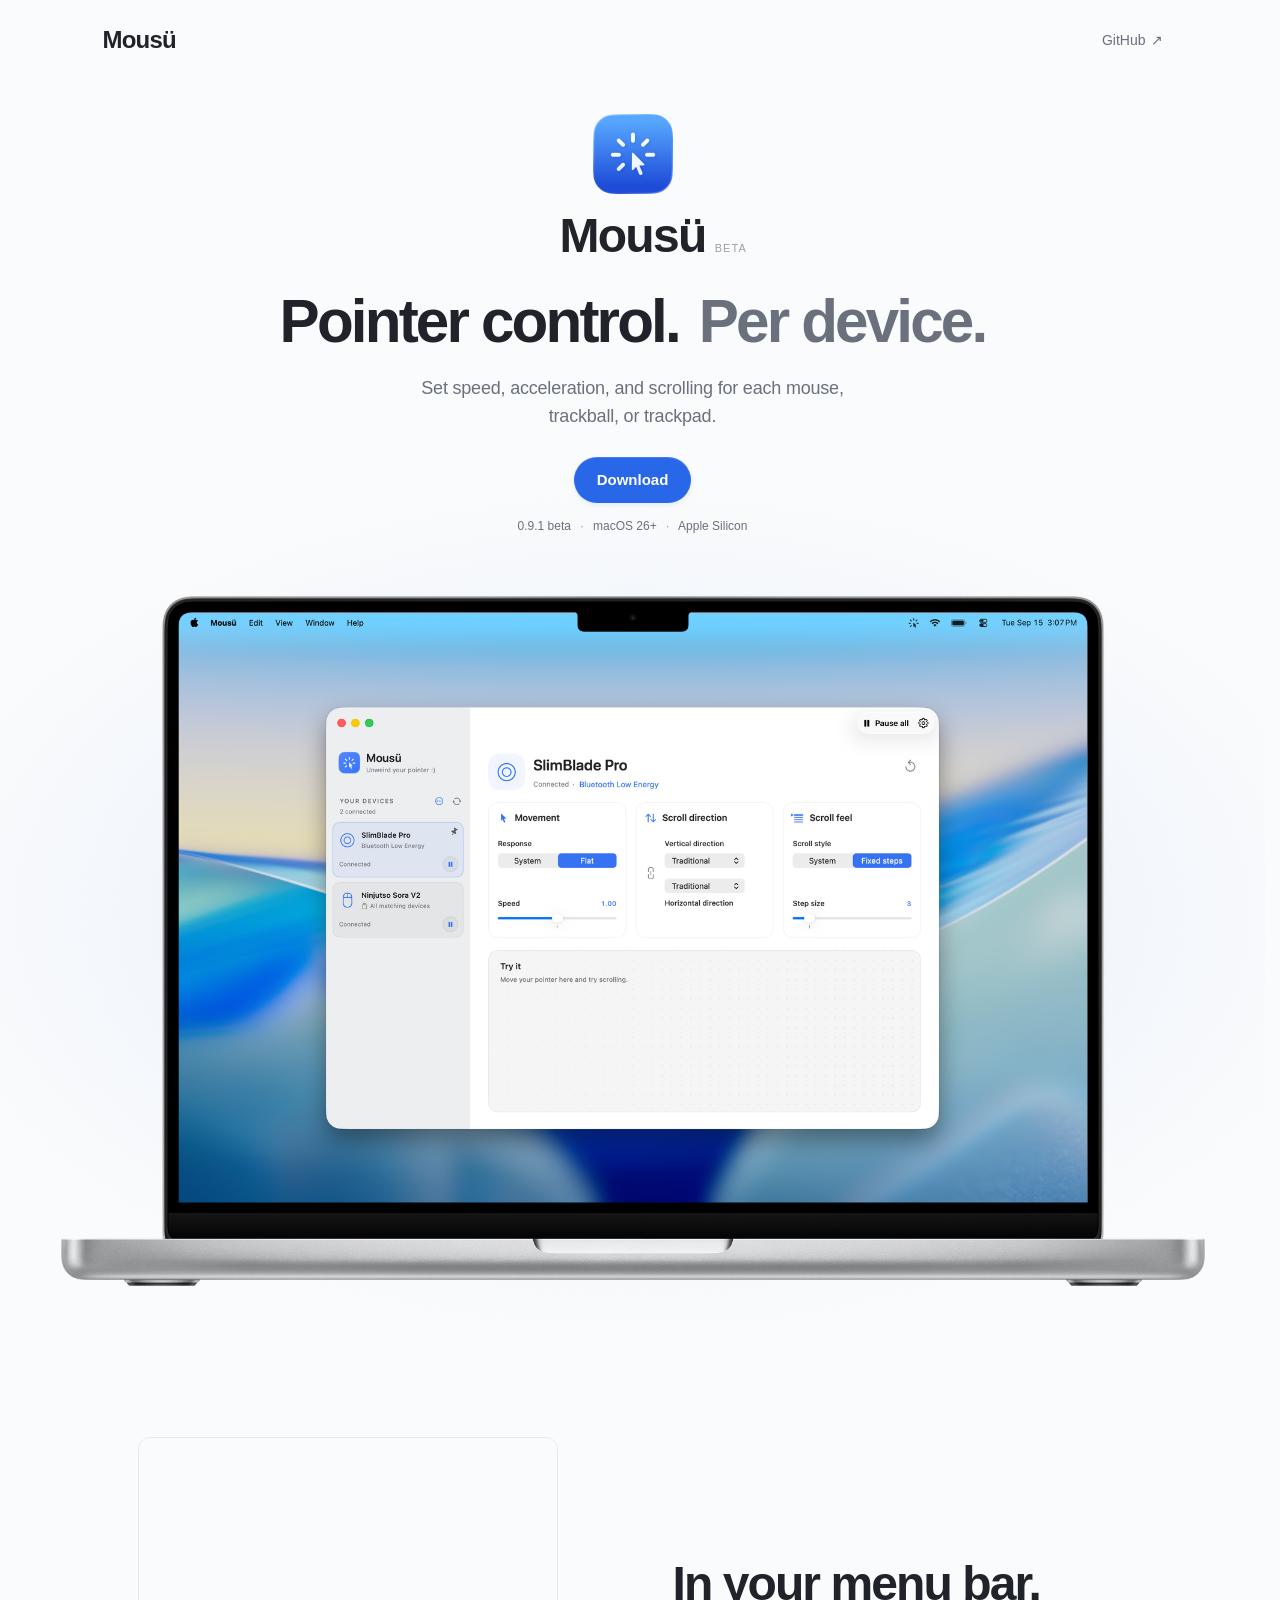
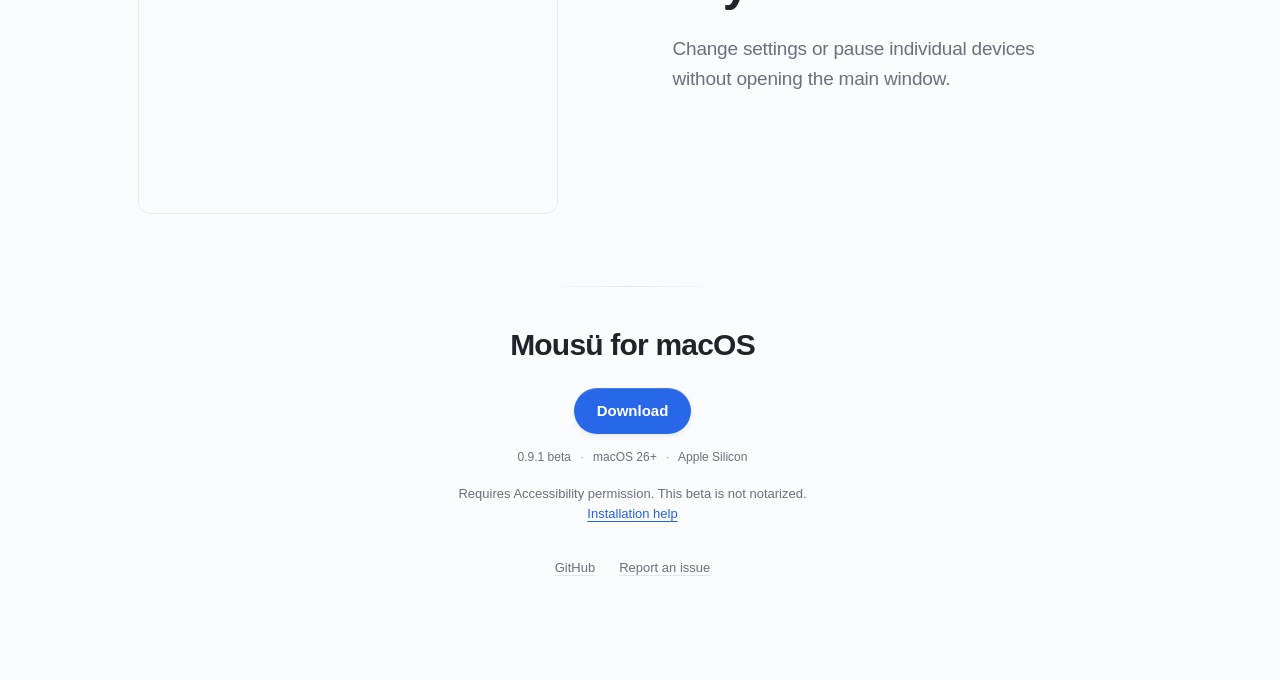
<file: website/index.html>
<!doctype html>
<html lang="en">
<head>
  <meta charset="utf-8">
  <meta name="viewport" content="width=device-width, initial-scale=1">
  <meta name="theme-color" content="#fafbfc" media="(prefers-color-scheme: light)">
  <meta name="theme-color" content="#101114" media="(prefers-color-scheme: dark)">
  <meta name="description" content="Mousü 0.9.1 beta. Per-device pointer speed, acceleration, scroll direction, and wheel steps for macOS.">
  <meta http-equiv="Content-Security-Policy" content="default-src 'self'; script-src 'self'; style-src 'self'; img-src 'self'; connect-src 'none'; object-src 'none'; base-uri 'self'; form-action 'none'">
  <meta property="og:title" content="Mousü — Pointer control. Per device.">
  <meta property="og:description" content="Set speed, acceleration, and scrolling for each mouse, trackball, or trackpad. A native macOS utility. Version 0.9.1 beta.">
  <meta property="og:type" content="website">
  <title>Mousü — Pointer control. Per device.</title>
  <link rel="icon" type="image/png" href="assets/mousu-favicon.png" sizes="32x32">
  <link rel="stylesheet" href="styles.css">
  <script src="script.js" defer></script>
  <script src="icons.js" defer></script>
  <script src="motion.js" defer></script>
</head>
<body>
  <a class="skip-link" href="#main">Skip to content</a>
  <div class="page-surface">
  <canvas class="hero-field" aria-hidden="true"></canvas>
  <header class="site-header wrap">
    <span class="wordmark">Mousü</span>
    <a class="project-link header-github" href="https://github.com/kiprasdak/Mousu">GitHub <span aria-hidden="true">↗</span></a>
  </header>

  <main id="main" tabindex="-1">
    <section class="hero" id="top" aria-labelledby="hero-title">
      <div class="hero-copy wrap">
        <button class="hero-icon" type="button" tabindex="-1" aria-label="Replay icon animation" disabled>
          <span class="icon-body">
            <span class="icon-parts" aria-hidden="true">
              <span class="icon-piece icon-tile"></span>
              <span class="icon-piece icon-ray" data-part="top"></span>
              <span class="icon-piece icon-ray" data-part="wink"></span>
              <span class="icon-piece icon-ray" data-part="upper-right"></span>
              <span class="icon-piece icon-ray" data-part="left"></span>
              <span class="icon-piece icon-ray" data-part="right"></span>
              <span class="icon-piece icon-ray" data-part="lower-left"></span>
              <span class="icon-piece icon-pointer" data-part="pointer"></span>
            </span>
            <span class="icon-smear" aria-hidden="true">
              <img draggable="false" src="assets/mousu-icon-320.webp" width="80" height="80" alt="">
              <img draggable="false" src="assets/mousu-icon-320.webp" width="80" height="80" alt="">
            </span>
            <img class="icon-active" draggable="false" src="assets/mousu-icon-160.webp" srcset="assets/mousu-icon-160.webp 160w, assets/mousu-icon-320.webp 320w" sizes="(max-width: 600px) 72px, 80px" width="80" height="80" alt="">
            <img draggable="false" class="icon-paused" src="assets/mousu-icon-paused-320.webp" width="80" height="80" alt="" decoding="async">
          </span>
        </button>
        <p class="hero-name"><span data-ripple-text>Mousü</span><span class="hero-beta" aria-hidden="true">BETA</span></p>
        <h1 id="hero-title"><span data-ripple-text>Pointer control.</span><br class="mobile-break"> <span class="hero-secondary" data-ripple-text>Per device.</span></h1>
        <p class="hero-description" data-ripple-text>Set speed, acceleration, and scrolling for each mouse, trackball, or trackpad.</p>
        <a class="button primary" href="https://github.com/kiprasdak/Mousu/releases/download/v0.9.1-beta.1/Mousu.dmg">Download</a>
        <p class="platform-note">0.9.1 beta <span aria-hidden="true">·</span> macOS 26+ <span aria-hidden="true">·</span> Apple Silicon</p>
      </div>
      <figure class="macbook-stage" aria-label="Mousü on a MacBook">
        <picture class="macbook-screen">
          <source type="image/webp" srcset="assets/mousu-dark-1512.webp 1512w, assets/mousu-dark-2268.webp 2268w, assets/mousu-dark.webp 3024w" sizes="(max-width: 600px) 78.34vw, (max-width: 1192px) calc(78.34vw - 25.07px), 909px" media="(prefers-color-scheme: dark)">
          <source srcset="assets/mousu-dark.png" media="(prefers-color-scheme: dark)">
          <source type="image/webp" srcset="assets/mousu-light-1512.webp 1512w, assets/mousu-light-2268.webp 2268w, assets/mousu-light.webp 3024w" sizes="(max-width: 600px) 78.34vw, (max-width: 1192px) calc(78.34vw - 25.07px), 909px">
          <img draggable="false" src="assets/mousu-light.png" width="3024" height="1964" alt="Mousü showing separate movement and scrolling settings for a mouse and a trackball." fetchpriority="high">
        </picture>
        <picture class="macbook-hardware">
          <source type="image/webp" srcset="assets/macbook-dark-1930.webp 1930w, assets/macbook-dark.webp 3860w" sizes="(max-width: 600px) 100vw, (max-width: 1192px) calc(100vw - 32px), 1160px" media="(prefers-color-scheme: dark)">
          <source srcset="assets/macbook-dark.png" media="(prefers-color-scheme: dark)">
          <source type="image/webp" srcset="assets/macbook-silver-1930.webp 1930w, assets/macbook-silver.webp 3860w" sizes="(max-width: 600px) 100vw, (max-width: 1192px) calc(100vw - 32px), 1160px">
          <img draggable="false" src="assets/macbook-silver.png" width="3860" height="2540" alt="" fetchpriority="high">
        </picture>
        <span class="camera-light" aria-hidden="true">
          <img class="camera-light-hdr" draggable="false" data-hdr-src="assets/camera-light-hdr.png" width="16" height="16" alt="">
        </span>
      </figure>
    </section>

    <section class="showcase showcase-menu wrap" aria-labelledby="menu-bar-title">
      <div class="showcase-copy">
        <h2 id="menu-bar-title">In your menu bar.</h2>
        <p>Change settings or pause individual devices without opening the main window.</p>
      </div>
      <figure class="showcase-detail">
        <picture>
          <source type="image/webp" srcset="assets/mousu-menu-bar-detail-dark-692.webp 692w, assets/mousu-menu-bar-detail-dark-1038.webp 1038w, assets/mousu-menu-bar-detail-dark.webp 1384w" sizes="(max-width: 464px) calc(100vw - 44px), 420px" media="(prefers-color-scheme: dark)">
          <source srcset="assets/mousu-menu-bar-detail-dark.png" media="(prefers-color-scheme: dark)">
          <source type="image/webp" srcset="assets/mousu-menu-bar-detail-light-692.webp 692w, assets/mousu-menu-bar-detail-light-1038.webp 1038w, assets/mousu-menu-bar-detail-light.webp 1384w" sizes="(max-width: 464px) calc(100vw - 44px), 420px">
          <img draggable="false" src="assets/mousu-menu-bar-detail-light.png" width="1384" height="1240" alt="The top-right corner of the Mac desktop, with Mousü’s menu bar icon, status icons, date and time above its open device controls." loading="lazy" decoding="async">
        </picture>
      </figure>
    </section>

    <section class="download-section wrap" aria-labelledby="download-title">
      <h2 id="download-title">Mousü for macOS</h2>
      <a class="button primary" href="https://github.com/kiprasdak/Mousu/releases/download/v0.9.1-beta.1/Mousu.dmg">Download</a>
      <p class="platform-note">0.9.1 beta <span aria-hidden="true">·</span> macOS 26+ <span aria-hidden="true">·</span> Apple Silicon</p>
      <p class="permission-note">Requires Accessibility permission. This beta is not notarized. <a href="https://github.com/kiprasdak/Mousu#install">Installation help</a></p>
      <nav class="project-links" aria-label="Project links">
        <a class="project-link" href="https://github.com/kiprasdak/Mousu">GitHub</a>
        <a class="project-link" href="https://github.com/kiprasdak/Mousu/issues">Report an issue</a>
      </nav>
    </section>
  </main>
  </div>


</body>
</html>
</file>
<file: website/styles.css>
:root {
  color-scheme: light;
  --ink: #20232a;
  --muted: #6a707c;
  --page: #fafbfc;
  --surface: #fff;
  --line: #e2e5eb;
  --blue: #2463df;
  --button: #2867e8;
  --button-hover: #2e6cec;
  --glow: #c8dcfb66;
  font-family: -apple-system, BlinkMacSystemFont, "Segoe UI", sans-serif;
  font-synthesis: none;
  -webkit-font-smoothing: antialiased;
}
* { box-sizing: border-box; }
body { margin: 0; background: var(--page); color: var(--ink); }
a { color: inherit; text-decoration: none; }
button { color: inherit; font: inherit; cursor: pointer; -webkit-tap-highlight-color: transparent; }
button:disabled { cursor: default; }
a:focus-visible, button:focus-visible { outline: 3px solid var(--blue); outline-offset: 5px; }
img { display: block; max-width: 100%; height: auto; pointer-events: none; user-select: none; -webkit-user-select: none; -webkit-user-drag: none; }
.macbook-stage, .macbook-stage picture, .showcase-detail, .showcase-detail picture { pointer-events: none; user-select: none; -webkit-user-select: none; }
.wrap { width: min(1060px, calc(100% - 64px)); margin-inline: auto; }
.skip-link { position: fixed; top: 10px; left: -9999px; z-index: 5; background: var(--surface); padding: 12px; }
.skip-link:focus { left: 10px; }
.page-surface { position: relative; isolation: isolate; }
.site-header { display: flex; align-items: center; justify-content: space-between; height: 80px; user-select: none; -webkit-user-select: none; }
.wordmark { font-size: 24px; font-weight: 650; letter-spacing: -.8px; user-select: text; -webkit-user-select: text; }
.hero { position: relative; isolation: isolate; padding: 34px 0 32px; text-align: center; }
.hero::before { content: ""; position: absolute; z-index: -1; inset: 25% 0 0; background: radial-gradient(ellipse 58% 46% at 50% 56%, var(--glow), transparent); pointer-events: none; }
.hero-copy { position: relative; z-index: 2; user-select: none; -webkit-user-select: none; }
.hero-icon { width: 80px; margin-inline: auto; }
.hero-name { position: relative; width: fit-content; margin: 14px auto 0; font-size: 48px; line-height: 1.15; font-weight: 650; letter-spacing: -.035em; white-space: nowrap; }
.hero-beta { display: inline-block; position: relative; width: 0; left: 9px; vertical-align: baseline; font-size: 11px; line-height: 1; font-weight: 500; letter-spacing: .1em; }
h1 { margin: 27px 0 0; font-size: clamp(40px, 4.7vw, 62px); line-height: 1.08; font-weight: 650; letter-spacing: -.047em; }
h1 .hero-secondary { color: var(--muted); margin-left: .1em; }
.mobile-break { display: none; }
.hero-description { max-width: 475px; margin: 19px auto 0; font-size: 18px; line-height: 28px; letter-spacing: -.2px; color: var(--muted); }
.button { display: inline-flex; align-items: center; justify-content: center; min-height: 46px; padding: 12px 23px; border: none; border-radius: 100px; font-size: 15px; line-height: 22px; font-weight: 550; text-decoration: none; }
.primary { background: var(--button); color: #fff; }
.primary:hover { background: var(--button-hover); }
.hero .button { margin-top: 27px; }
.platform-note { margin: 14px 0 0; font-size: 12px; line-height: 18px; color: var(--muted); }
.platform-note span { padding-inline: 6px; opacity: .65; }
.macbook-stage { position: relative; isolation: isolate; width: min(1160px, calc(100% - 32px)); margin: -9px auto 0; }
.macbook-hardware { display: block; position: relative; z-index: 1; width: 100%; pointer-events: none; }
.macbook-hardware img, .macbook-screen img { width: 100%; }
/* The original frames have a 3024 × 1964 display opening at (418, 288).
   Put the screenshot behind the bezel, at its original aspect ratio. */
.macbook-screen { display: block; position: absolute; z-index: 0; left: calc(418 / 3860 * 100%); top: calc(288 / 2540 * 100%); width: calc(3024 / 3860 * 100%); }
.showcase { display: grid; grid-template-columns: repeat(2, minmax(0, 1fr)); align-items: center; gap: 80px; margin-top: 116px; }
.showcase-copy h2 { max-width: 430px; margin: 0; font-size: clamp(34px, 3.8vw, 48px); line-height: 1.1; font-weight: 650; letter-spacing: -.04em; text-wrap: balance; }
.showcase-copy p { max-width: 410px; margin: 23px 0 0; font-size: 19px; line-height: 30px; letter-spacing: -.2px; color: var(--muted); text-wrap: pretty; }
.showcase-detail { min-width: 0; margin: 0; overflow: hidden; }
.showcase-detail picture, .showcase-detail img { display: block; width: 100%; }
.showcase-menu .showcase-detail { grid-column: 1; grid-row: 1; width: min(100%, 420px); justify-self: center; border-radius: 12px; }
.showcase-menu .showcase-copy { grid-column: 2; grid-row: 1; }
.download-section { padding: 104px 0 90px; text-align: center; }
.download-section h2 { margin: 0 0 25px; font-size: 30px; line-height: 1.2; letter-spacing: -.8px; font-weight: 600; }
.permission-note { max-width: 360px; margin: 18px auto 0; color: var(--muted); font-size: 13px; line-height: 20px; text-wrap: pretty; }
.permission-note a { color: var(--blue); text-decoration: underline; text-underline-offset: 3px; }
.project-link { display: inline-flex; align-items: center; justify-content: center; gap: 5px; min-height: 44px; color: var(--muted); font-size: 13px; line-height: 20px; }
.project-link:hover, .project-link:focus-visible { color: var(--ink); }
.header-github { font-size: 14px; font-weight: 500; }
.project-links { display: flex; flex-wrap: wrap; align-items: center; justify-content: center; column-gap: 24px; margin-top: 22px; }
.project-links .project-link { text-decoration: underline; text-underline-offset: 3px; text-decoration-color: var(--line); }
.project-links .project-link:hover, .project-links .project-link:focus-visible { text-decoration-color: currentColor; }
@media (prefers-color-scheme: dark) {
  :root {
    color-scheme: dark;
    --ink: #f0f1f4;
    --muted: #a1a6b0;
    --page: #101114;
    --surface: #1c1e24;
    --line: #2b2e36;
    --blue: #87adff;
    --button: #2867e8;
    --button-hover: #2e6cec;
    --glow: #1e3f764d;
  }
}
@media (max-width: 800px) {
  .hero { padding-top: 25px; }
  .showcase { grid-template-columns: minmax(0, 1fr); max-width: 560px; gap: 32px; }
  .showcase-menu .showcase-copy, .showcase-menu .showcase-detail { grid-column: auto; grid-row: auto; }
  .showcase-copy h2 { font-size: 34px; }
  .showcase-copy p { font-size: 17px; line-height: 27px; }
}
@media (max-width: 600px) {
  .wrap { width: calc(100% - 44px); }
  .site-header { height: 68px; }
  .wordmark { font-size: 22px; }
  .hero { padding-top: 22px; }
  .hero-icon { width: 72px; }
  .hero-name { font-size: 40px; margin-top: 12px; }
  h1 { font-size: 39px; margin-top: 24px; }
  .mobile-break { display: block; }
  h1 .hero-secondary { margin-left: 0; }
  .hero-description { max-width: 360px; font-size: 16px; line-height: 25px; margin-top: 16px; }
  .hero .button { margin-top: 23px; }
  .platform-note { font-size: 11px; }
  .platform-note span { padding-inline: 3px; }
  .macbook-stage { width: 100%; margin-top: 15px; }
  .showcase { gap: 30px; margin-top: 64px; }
  .showcase-copy h2 { max-width: none; text-wrap: initial; }
  .showcase-copy p { margin-top: 17px; }
  .download-section { padding: 68px 0 60px; }
  .download-section h2 { font-size: 26px; }
}
@media (max-width: 360px) {
  .wrap { width: calc(100% - 36px); }
  h1 { font-size: 35px; }
}

/* Small interaction details; the layout and source artwork stay unchanged. */
html { scrollbar-gutter: stable; }
::selection { background: #2463df; color: #fff; }
.wordmark { display: inline-flex; align-items: center; min-height: 44px; }
.hero-beta { color: var(--muted); color: color-mix(in srgb, var(--muted) 65%, var(--page)); }
h1 { text-wrap: balance; }
.hero-description { text-wrap: pretty; }
.button { -webkit-tap-highlight-color: transparent; }
.button:disabled { opacity: .55; }
.primary { box-shadow: inset 0 1px 0 #ffffff26, 0 2px 5px #1449ad18; }
.primary:active { background: var(--button-hover); }
.skip-link { display: inline-flex; align-items: center; min-height: 44px; border-radius: 8px; }
#main { position: relative; isolation: isolate; }
#main:focus { outline: none; }
.showcase-detail { position: relative; isolation: isolate; }
.showcase-detail::after { content: ""; position: absolute; inset: 0; border-radius: inherit; border: 1px solid color-mix(in srgb, var(--ink) 8%, transparent); pointer-events: none; }
.download-section::before { content: ""; display: block; width: 160px; height: 1px; margin: -32px auto 40px; background: linear-gradient(90deg, transparent, var(--line), transparent); }
@media (prefers-reduced-motion: no-preference) {
  html { scroll-behavior: smooth; }
  .primary { transition: background-color 160ms ease; }
}
@media (prefers-contrast: more) {
  :root { --muted: var(--ink); }
  .hero-beta { color: var(--ink); }
  .showcase-detail::after { border-color: var(--ink); }
}
@media (forced-colors: active) {
  .button { border: 1px solid ButtonText; }
  .showcase-detail::after { border-color: CanvasText; }
}

/* The native icon performs; the page layout and controls remain anchored. */
.hero-field { position: fixed; top: 0; left: 50%; translate: -50% 0; width: min(100%, 1920px); height: 100vh; pointer-events: none; z-index: -1; }
.hero-icon { display: block; position: relative; padding: 0; border: 0; background: none; border-radius: 20px; cursor: default; touch-action: manipulation; }
.hero-icon:not(:disabled) { cursor: pointer; }
.icon-body { display: block; position: relative; transform-origin: 50% 50%; }
.icon-body img { width: 100%; pointer-events: none; user-select: none; }
.icon-active { position: relative; z-index: 1; }
.icon-paused { position: absolute; inset: 0; z-index: 2; opacity: 0; }
/* Eight native Composer renders share one lossless atlas; no extra runtime drawing. */
.icon-parts { position: absolute; inset: 0; z-index: 1; opacity: 0; pointer-events: none; }
.icon-piece { position: absolute; inset: 0; background-size: 800% 100%; background-repeat: no-repeat; pointer-events: none; }
.icon-body[data-layered] .icon-piece { background-image: url("assets/mousu-icon-parts-26.webp"); }
[data-icon-generation="27"] .icon-body[data-layered] .icon-piece { background-image: url("assets/mousu-icon-parts-27.webp"); }
.hero-icon[data-pose]:not([data-pose="rest"]) .icon-body[data-layered] .icon-active { opacity: 0; }
.hero-icon[data-pose]:not([data-pose="rest"]) .icon-body[data-layered] .icon-parts { opacity: 1; }
.icon-tile { background-position: 0% 0; }
.icon-piece[data-part="top"] { background-position: calc(100% / 7) 0; transform-origin: 50% 29.59%; }
.icon-piece[data-part="wink"] { background-position: calc(200% / 7) 0; transform-origin: 34.86% 35.84%; }
.icon-piece[data-part="upper-right"] { background-position: calc(300% / 7) 0; transform-origin: 65.19% 35.84%; }
.icon-piece[data-part="left"] { background-position: calc(400% / 7) 0; transform-origin: 28.61% 50.98%; }
.icon-piece[data-part="right"] { background-position: calc(500% / 7) 0; transform-origin: 71.44% 50.98%; }
.icon-piece[data-part="lower-left"] { background-position: calc(600% / 7) 0; transform-origin: 34.86% 66.16%; }
.icon-pointer { background-position: 100% 0; transform-origin: 56.45% 62.35%; }
/* Angular echoes follow the same artwork only during the fastest part of the turn. */
.icon-smear { position: absolute; inset: 0; opacity: 0; pointer-events: none; }
.icon-smear img { position: absolute; inset: 0; transform-origin: 50% 50%; }
.icon-smear img:first-child { transform: rotate(-22deg); filter: blur(.8px); opacity: .6; }
.icon-smear img:last-child { transform: rotate(-44deg); filter: blur(1.5px); opacity: .35; }
/* Coordinates belong to the 3860 × 2540 frame, immediately beside its camera lens. */
.camera-light { position: absolute; z-index: 2; left: calc(1976 / 3860 * 100%); top: calc(305 / 2540 * 100%); width: clamp(2px, .32%, 4px); aspect-ratio: 1; translate: -50% -50%; border-radius: 50%; background: #24ff00; opacity: 0; pointer-events: none; }
/* HDR is an actual PQ-encoded image, not a CSS brightness filter. SDR stays the default. */
.camera-light-hdr { display: none; width: 100%; height: 100%; border-radius: inherit; }
@supports (dynamic-range-limit: no-limit) {
  @media (dynamic-range: high) {
    .camera-light[data-hdr-ready] .camera-light-hdr { display: block; dynamic-range-limit: no-limit; }
  }
}
.ripple-type { visibility: hidden; position: absolute; inset: 0; pointer-events: none; z-index: 3; }
.ripple-letter { position: absolute; display: block; white-space: pre; transform-origin: 50% 70%; pointer-events: none; }
.ripple-source { opacity: 0; }
@media (prefers-reduced-motion: reduce), (forced-colors: active) {
  .hero-field, .ripple-type, .icon-paused, .icon-parts, .icon-smear, .camera-light { display: none; }
  .hero-icon .icon-body[data-layered] .icon-active { opacity: 1; }
  .ripple-source { opacity: 1; }
}
</file>
